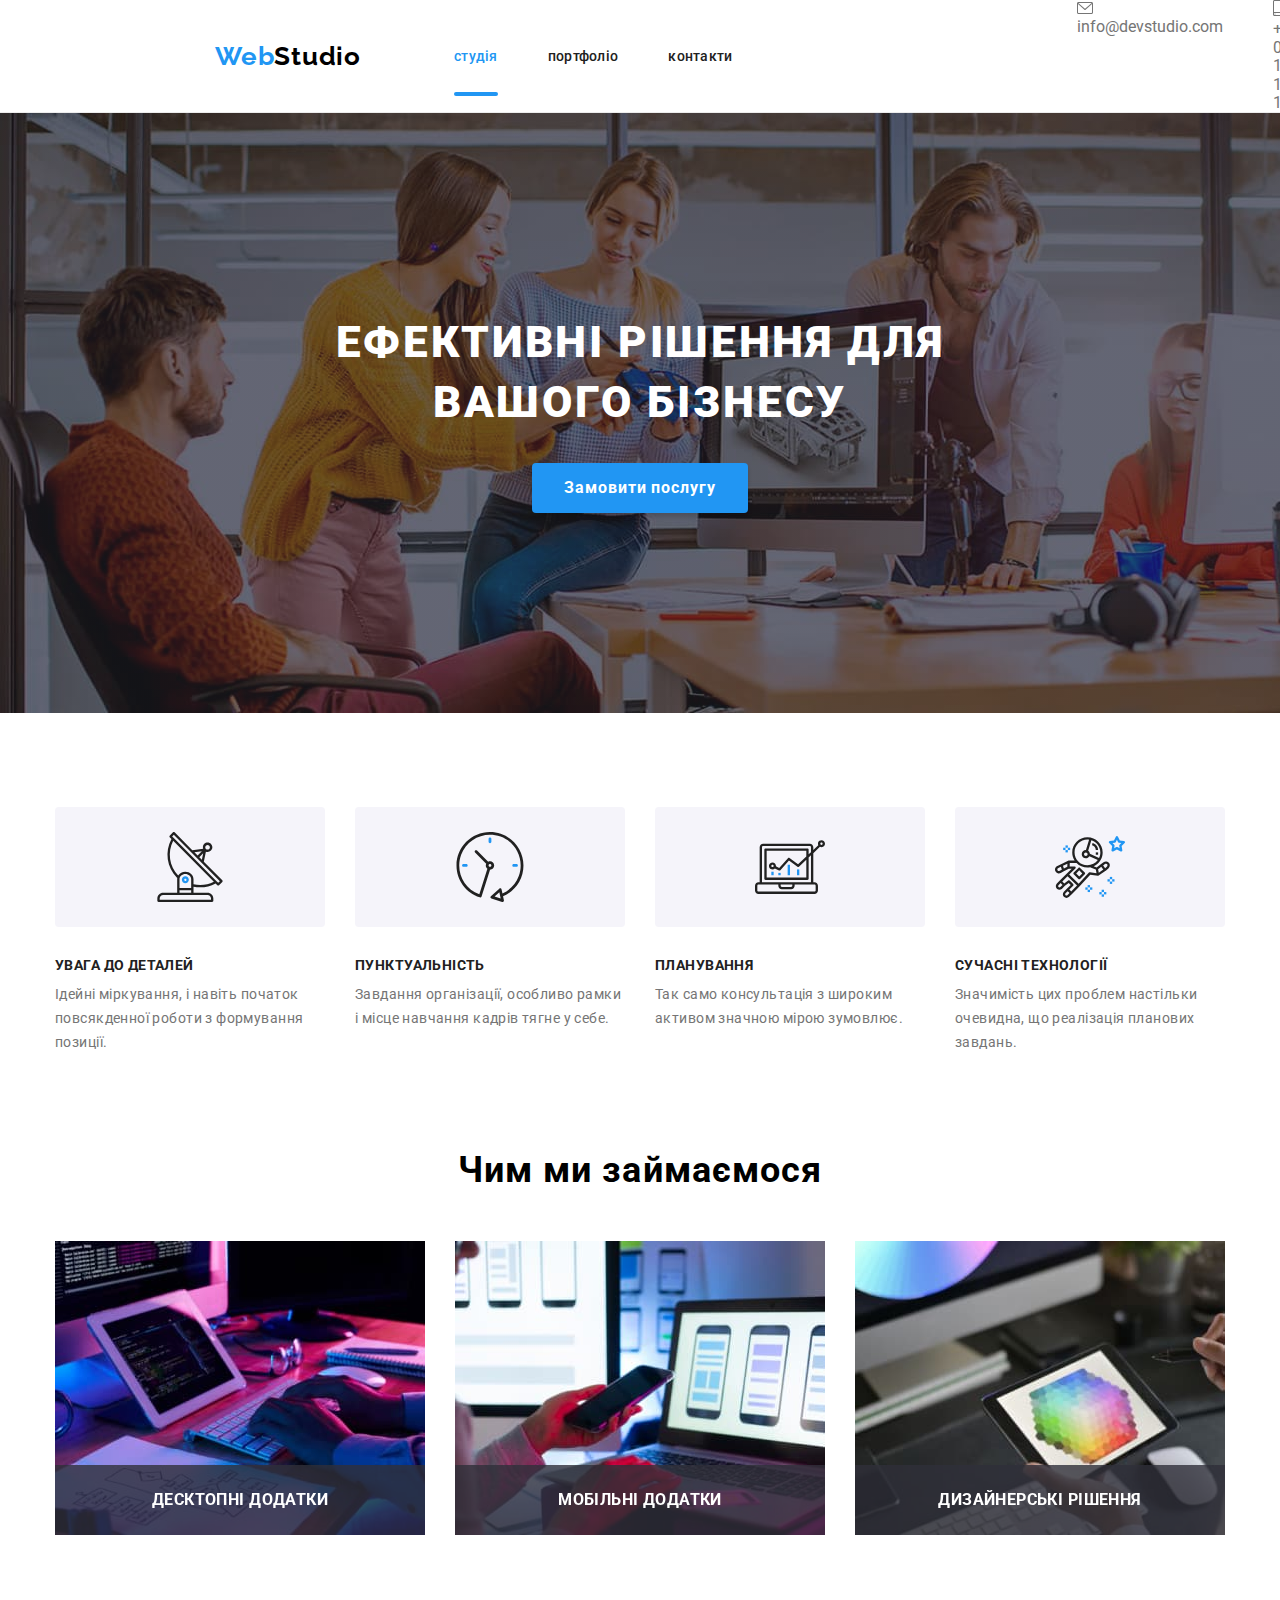
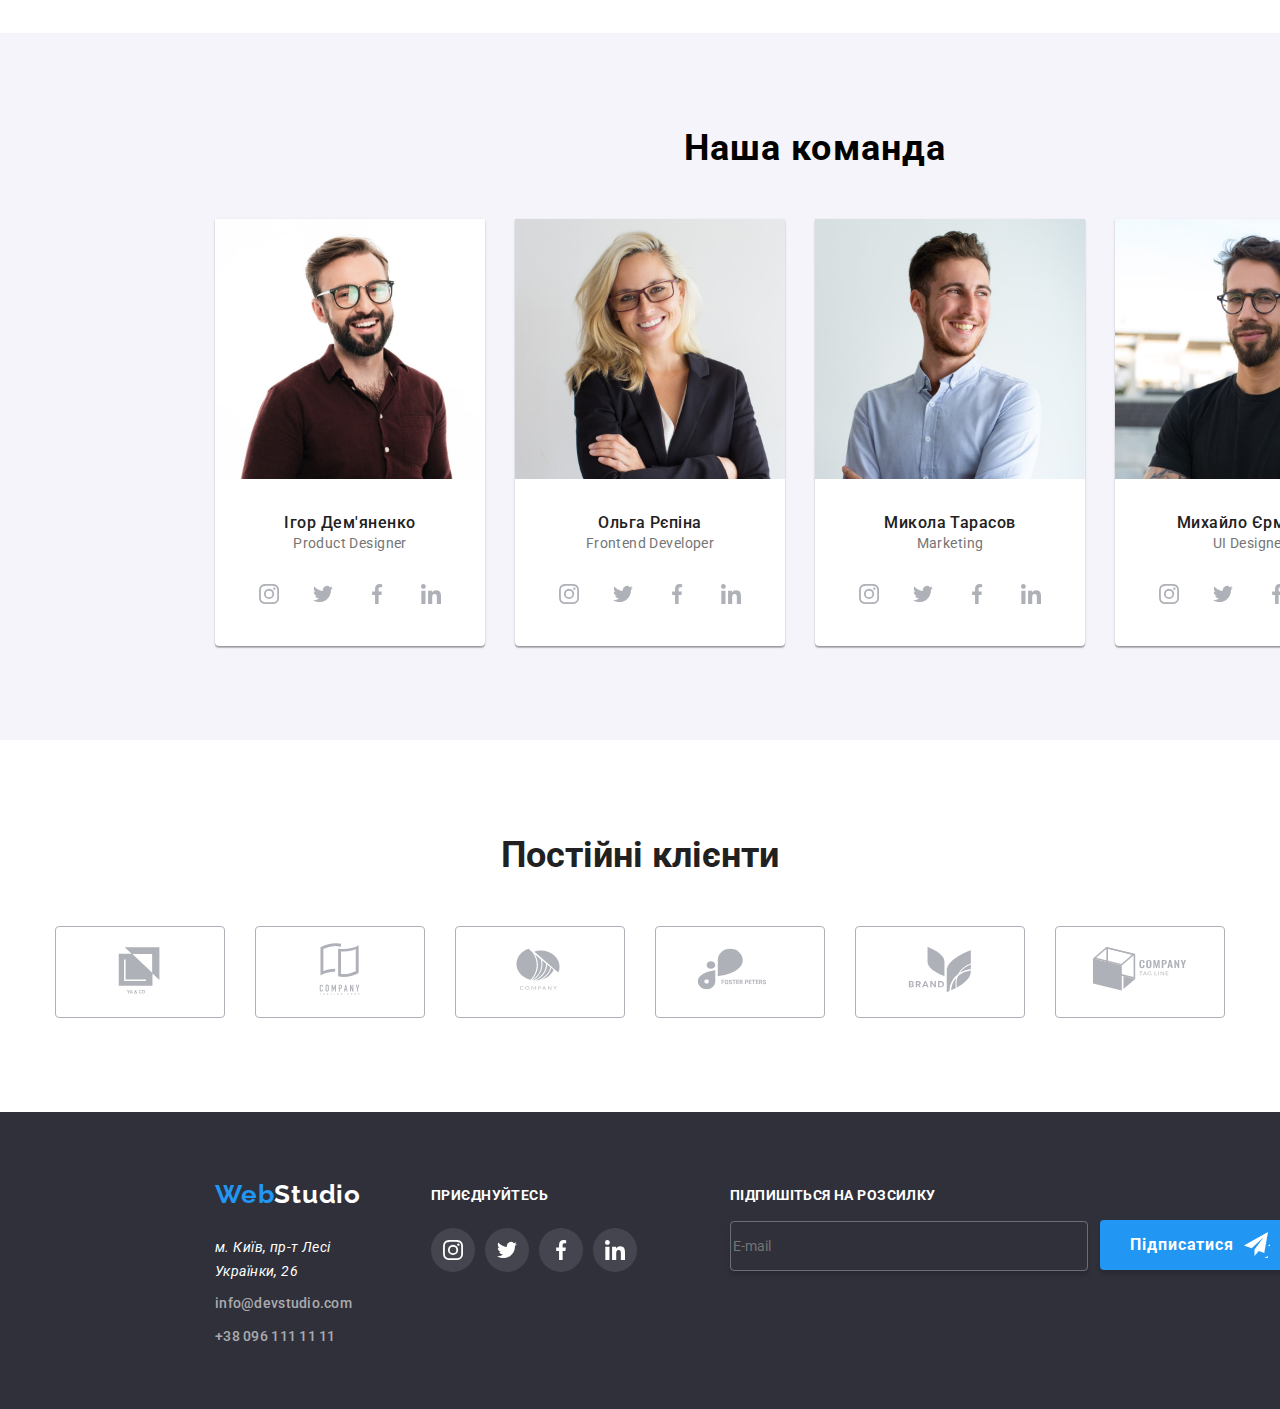
<file: index.html>
<!DOCTYPE html>
<html lang="uk">
  <head>
    <meta charset="UTF-8" />
    <meta name="viewport" content="width=device-width, initial-scale=1.0" />

    <title>WebStudio</title>
    <link
      href="https://fonts.googleapis.com/css2?family=Oleo+Script&family=Raleway:wght@700&family=Roboto:wght@400;500;700;900&display=swap"
      rel="stylesheet"
    />
    <link
      rel="stylesheet"
      href="https://cdnjs.cloudflare.com/ajax/libs/modern-normalize/1.0.0/modern-normalize.min.css"
    />
    <link rel="stylesheet" href="./css/main.min.css" />
  </head>

  <body>
    <header>
      <!-- навігація -->

      <nav class="wrapper-nav">
        <div class="container-nav">
          <a href="./index.html" class="logo"><span>Web</span>Studio</a>
          <ul class="site-nav list">
            <li class="item">
              <a href="./index.html" class="link current">студія</a>
            </li>
            <li class="item">
              <a href="./portfolio.html" class="link">портфоліо</a>
            </li>
            <li class="item">
              <a href="./contacts" class="link">контакти</a>
            </li>
          </ul>

          <ul class="contacts">
            <li class="item">
              <a href="mailto:info@devstudio.com" class="link"
                >info@devstudio.com</a
              >
            </li>
            <li class="item">
              <a href="tel:+380961111111" class="link">+38 096 111 11 11</a>
            </li>
          </ul>
        </div>
      </nav>
    </header>

    <main>
      <!-- герой -->

      <section class="hero">
        <div class="overlay">
          <h1 class="hero-title">Ефективні рішення для<br />вашого бізнесу</h1>

          <button class="btn-open" data-open-modal>Замовити послугу</button>
        </div>
        <div class="backdrop is-hidden" data-backdrop>
          <div class="modal">
            <button class="btn-close" data-close-modal>
              <svg>
                <use
                  href="./images/icons.svg/sprite-cloze.svg#icon-close-black"
                ></use>
              </svg>
            </button>

            <form class="form" autocomplete="off">
              <b class="form-text">Залиште свої дані, ми вам передзвонимо</b>

              <div class="form-field">
                <label for="name" class="form-label">Ім'я</label>
                <input class="form-input" type="text" name="name" id="name" />
                <svg class="form-icon">
                  <use href="./images/form SVG.svg#icon-person-black"></use>
                </svg>
              </div>

              <div class="form-field">
                <label for="tel" class="form-label">Телефон</label>
                <input class="form-input" type="tel" name="tel" id="tel" />
                <svg class="form-icon">
                  <use href="./images/form SVG.svg#icon-phone-black"></use>
                </svg>
              </div>

              <div class="form-field">
                <label for="mail" class="form-label">Пошта</label>
                <input
                  class="form-input"
                  type="email"
                  name="mail"
                  id="mail"
                  autocomplete="off"
                />
                <svg class="form-icon">
                  <use href="./images/form SVG.svg#icon-email-black"></use>
                </svg>
              </div>

              <div class="form-field-comment">
                <label for="comment" class="form-label">Коментар</label>
                <textarea
                  name="comment"
                  class="form-comment"
                  id="comment"
                  rows="8"
                  placeholder="Введіть текст"
                >
                </textarea>
              </div>

              <div class="form-field-policy">
                <input
                  type="checkbox"
                  class="form-checkbox"
                  name="policy"
                  id="policy"
                />
                <span class="check-icon"></span>
                <label for="policy" class="form-policy"
                  >Погоджуюся з розсилкою та приймаю
                  <span class="policy-text">Умови договору</span></label
                >
              </div>

              <button class="form-btn" type="submit">Відправити</button>
            </form>
          </div>
        </div>
      </section>

      <!-- особливості -->

      <section>
        <div class="peculiarities">
          <ul class="peculiarities-list">
            <li class="peculiarities-item">
              <div class="icon"></div>
              <h2 class="peculiarities-title">УВАГА ДО ДЕТАЛЕЙ</h2>
              <p class="text">
                Ідейні міркування, і навіть початок повсякденної роботи з
                формування позиції.
              </p>
            </li>
            <li class="peculiarities-item">
              <div class="icon"></div>
              <h2 class="peculiarities-title">ПУНКТУАЛЬНІСТЬ</h2>
              <p class="text">
                Завдання організації, особливо рамки і місце навчання кадрів
                тягне у себе.
              </p>
            </li>
            <li class="peculiarities-item">
              <div class="icon"></div>
              <h2 class="peculiarities-title">ПЛАНУВАННЯ</h2>
              <p class="text">
                Так само консультація з широким активом значною мірою зумовлює.
              </p>
            </li>
            <li class="peculiarities-item">
              <div class="icon"></div>
              <h2 class="peculiarities-title">СУЧАСНІ ТЕХНОЛОГІЇ</h2>
              <p class="text">
                Значимість цих проблем настільки очевидна, що реалізація
                планових завдань.
              </p>
            </li>
          </ul>
        </div>
      </section>

      <!-- чим ми займаємося -->

      <section>
        <div class="whatarewedoing">
          <h2 class="whatarewedoing-title">Чим ми займаємося</h2>
          <ul class="whatarewedoing-list">
            <li class="list-item">
              <div class="label">
                <h3 class="label-title">Десктопні додатки</h3>
              </div>
              <img src="./images/box1.jpg" alt="друкує" width="370" />
            </li>

            <li class="list-item">
              <div class="label">
                <h3 class="label-title">Мобільні додатки</h3>
              </div>
              <img
                src="./images/box2.jpg"
                alt="дивиться в смартфон"
                width="370"
              />
            </li>
            <li class="list-item">
              <div class="label">
                <h3 class="label-title">Дизайнерські рішення</h3>
              </div>
              <img
                src="./images/box3.jpg"
                alt="дивиться в планшет"
                width="370"
              />
            </li>
          </ul>
        </div>
      </section>

      <!-- наша команда -->

      <section class="team">
        <div class="ourteam">
          <h2 class="ourteam-title">Наша команда</h2>
          <ul class="ourteam-list">
            <li class="list-item">
              <a href="">
                <img
                  src="./images/team1.jpg"
                  alt="Ігор Дем'яненко"
                  width="270"
                />
                <h3 class="title">Ігор Дем'яненко</h3>
                <p class="text">Product Designer</p>
              </a>

              <ul class="social list">
                <li class="item">
                  <a href="" target="_blank" rel="aria-label">
                    <svg class="action-icon">
                      <use href="./images/sprite.svg#icon-instagram2"></use>
                    </svg>
                  </a>
                </li>

                <li class="item">
                  <a href="" target="_blank" rel="aria-label">
                    <svg class="action-icon">
                      <use href="./images/sprite.svg#icon-twitter1"></use>
                    </svg>
                  </a>
                </li>
                <li class="item">
                  <a href="" target="_blank" rel="aria-label">
                    <svg class="action-icon">
                      <use href="./images/sprite.svg#icon-facebook1"></use>
                    </svg>
                  </a>
                </li>
                <li class="item">
                  <a href="" target="_blank" rel="aria-label">
                    <svg class="action-icon">
                      <use href="./images/sprite.svg#icon-linkedin1"></use>
                    </svg>
                  </a>
                </li>
              </ul>
            </li>

            <li class="list-item">
              <a href="">
                <img src="./images/team2.jpg" alt="Ольга Рєпіна" width="270" />
                <h3 class="title">Ольга Рєпіна</h3>
                <p class="text">Frontend Developer</p>
              </a>

              <ul class="social list">
                <li class="item">
                  <a href="" target="_blank" rel="aria-label">
                    <svg class="action-icon">
                      <use href="./images/sprite.svg#icon-instagram2"></use>
                    </svg>
                  </a>
                </li>

                <li class="item">
                  <a href="" target="_blank" rel="aria-label">
                    <svg class="action-icon">
                      <use href="./images/sprite.svg#icon-twitter1"></use>
                    </svg>
                  </a>
                </li>
                <li class="item">
                  <a href="" target="_blank" rel="aria-label">
                    <svg class="action-icon">
                      <use href="./images/sprite.svg#icon-facebook1"></use>
                    </svg>
                  </a>
                </li>
                <li class="item">
                  <a href="" target="_blank" rel="aria-label">
                    <svg class="action-icon">
                      <use href="./images/sprite.svg#icon-linkedin1"></use>
                    </svg>
                  </a>
                </li>
              </ul>
            </li>

            <li class="list-item">
              <a href="">
                <img
                  src="./images/team3.jpg"
                  alt="Микола Тарасов"
                  width="270"
                />
                <h3 class="title">Микола Тарасов</h3>
                <p class="text">Marketing</p>
              </a>

              <ul class="social list">
                <li class="item">
                  <a href="" target="_blank" rel="aria-label">
                    <svg class="action-icon">
                      <use href="./images/sprite.svg#icon-instagram2"></use>
                    </svg>
                  </a>
                </li>

                <li class="item">
                  <a href="" target="_blank" rel="aria-label">
                    <svg class="action-icon">
                      <use href="./images/sprite.svg#icon-twitter1"></use>
                    </svg>
                  </a>
                </li>
                <li class="item">
                  <a href="" target="_blank" rel="aria-label">
                    <svg class="action-icon">
                      <use href="./images/sprite.svg#icon-facebook1"></use>
                    </svg>
                  </a>
                </li>
                <li class="item">
                  <a href="" target="_blank" rel="aria-label">
                    <svg class="action-icon">
                      <use href="./images/sprite.svg#icon-linkedin1"></use>
                    </svg>
                  </a>
                </li>
              </ul>
            </li>

            <li class="list-item">
              <a href="">
                <img
                  src="./images/team4.jpg"
                  alt="Михайло Єрмаков"
                  width="270"
                />
                <h3 class="title">Михайло Єрмаков</h3>
                <p class="text">UI Designer</p>
              </a>

              <ul class="social list">
                <li class="item">
                  <a href="" target="_blank" rel="aria-label">
                    <svg class="action-icon">
                      <use href="./images/sprite.svg#icon-instagram2"></use>
                    </svg>
                  </a>
                </li>

                <li class="item">
                  <a href="" target="_blank" rel="aria-label">
                    <svg class="action-icon">
                      <use href="./images/sprite.svg#icon-twitter1"></use>
                    </svg>
                  </a>
                </li>
                <li class="item">
                  <a href="" target="_blank" rel="aria-label">
                    <svg class="action-icon">
                      <use href="./images/sprite.svg#icon-facebook1"></use>
                    </svg>
                  </a>
                </li>
                <li class="item">
                  <a href="" target="_blank" rel="aria-label">
                    <svg class="action-icon">
                      <use href="./images/sprite.svg#icon-linkedin1"></use>
                    </svg>
                  </a>
                </li>
              </ul>
            </li>
          </ul>
        </div>
      </section>
    </main>

    <!-- постійні клієнти -->

    <section>
      <div class="clients">
        <h2 class="title">Постійні клієнти</h2>
        <ul class="clients list">
          <a href="" target="_blank" rel="aria-label"></a>
          <li class="clients-item">
            <a href="" target="_blank" rel="aria-label">
              <svg class="action-icon">
                <use href="./images/sprite2.svg#icon-Logo"></use>
              </svg>
            </a>
          </li>
          <li class="clients-item">
            <a href="" target="_blank" rel="aria-label">
              <svg class="action-icon">
                <use href="./images/sprite2.svg#icon-Logo2"></use>
              </svg>
            </a>
          </li>
          <li class="clients-item">
            <a href="" target="_blank" rel="aria-label">
              <svg class="action-icon">
                <use href="./images/sprite2.svg#icon-Logo3"></use>
              </svg>
            </a>
          </li>
          <li class="clients-item">
            <a href="" target="_blank" rel="aria-label">
              <svg class="action-icon">
                <use href="./images/sprite2.svg#icon-Logo4"></use>
              </svg>
            </a>
          </li>
          <li class="clients-item">
            <a href="" target="_blank" rel="aria-label">
              <svg class="action-icon">
                <use href="./images/sprite2.svg#icon-Logo5"></use>
              </svg>
            </a>
          </li>
          <li class="clients-item">
            <a href="" target="_blank" rel="aria-label">
              <svg class="action-icon">
                <use href="./images/sprite2.svg#icon-Logo6"></use>
              </svg>
            </a>
          </li>
        </ul>
      </div>
    </section>

    <!-- футер -->

    <footer class="page-footer">
      <address>
        <a href="./index.html" class="logo"><span>Web</span>Studio</a>
        <ul class="adress list">
          <li class="item">
            <p class="kiev">м. Київ, пр-т Лесі Українки, 26</p>
          </li>
          <li class="item">
            <a href="mailto:info@devstudio.com" class="mail"
              >info@devstudio.com</a
            >
          </li>
          <li class="item">
            <a href="tel:+380961111111" class="tel">+38 096 111 11 11</a>
          </li>
        </ul>
      </address>

      <div class="social-footer">
        <h3 class="title">приєднуйтесь</h3>
        <ul class="footer-social">
          <li class="item">
            <a href="" target="_blank" rel="aria-label">
              <svg class="action-icon">
                <use href="./images/sprite.svg#icon-instagram2"></use>
              </svg>
            </a>
          </li>
          <li class="item">
            <a href="" target="_blank" rel="aria-label">
              <svg class="action-icon">
                <use href="./images/sprite.svg#icon-twitter1"></use>
              </svg>
            </a>
          </li>
          <li class="item">
            <a href="" target="_blank" rel="aria-label">
              <svg class="action-icon">
                <use href="./images/sprite.svg#icon-facebook1"></use>
              </svg>
            </a>
          </li>
          <li class="item">
            <a href="" target="_blank" rel="aria-label">
              <svg class="action-icon">
                <use href="./images/sprite.svg#icon-linkedin1"></use>
              </svg>
            </a>
          </li>
        </ul>
      </div>

      <!--                       ФУТЕР ФОРМА                  -->

      <div class="form-footer">
        <b class="footer-text">Підпишіться на розсилку</b>
        <label for="mail" class="footer-label"></label>
        <input
          class="footer-input"
          type="email"
          name="mail"
          id="mail"
          placeholder="E-mail"
          autocomplete="off"
        />
      </div>
      <button class="footer-btn" type="submit">Підписатися</button>
    </footer>

    <script>
      const refs = {
        openModalBtn: document.querySelector("[data-open-modal]"),
        closeModalBtn: document.querySelector("[data-close-modal]"),
        backdrop: document.querySelector("[data-backdrop]"),
      };
      refs.openModalBtn.addEventListener("click", toggleModal);
      refs.closeModalBtn.addEventListener("click", toggleModal);

      refs.backdrop.addEventListener("click", logBackdropClick);

      function toggleModal() {
        refs.backdrop.classList.toggle("is-hidden");
      }
      function logBackdropClick() {
        console.log("это клик в бекдроп");
      }
    </script>
  </body>
</html>
</file>
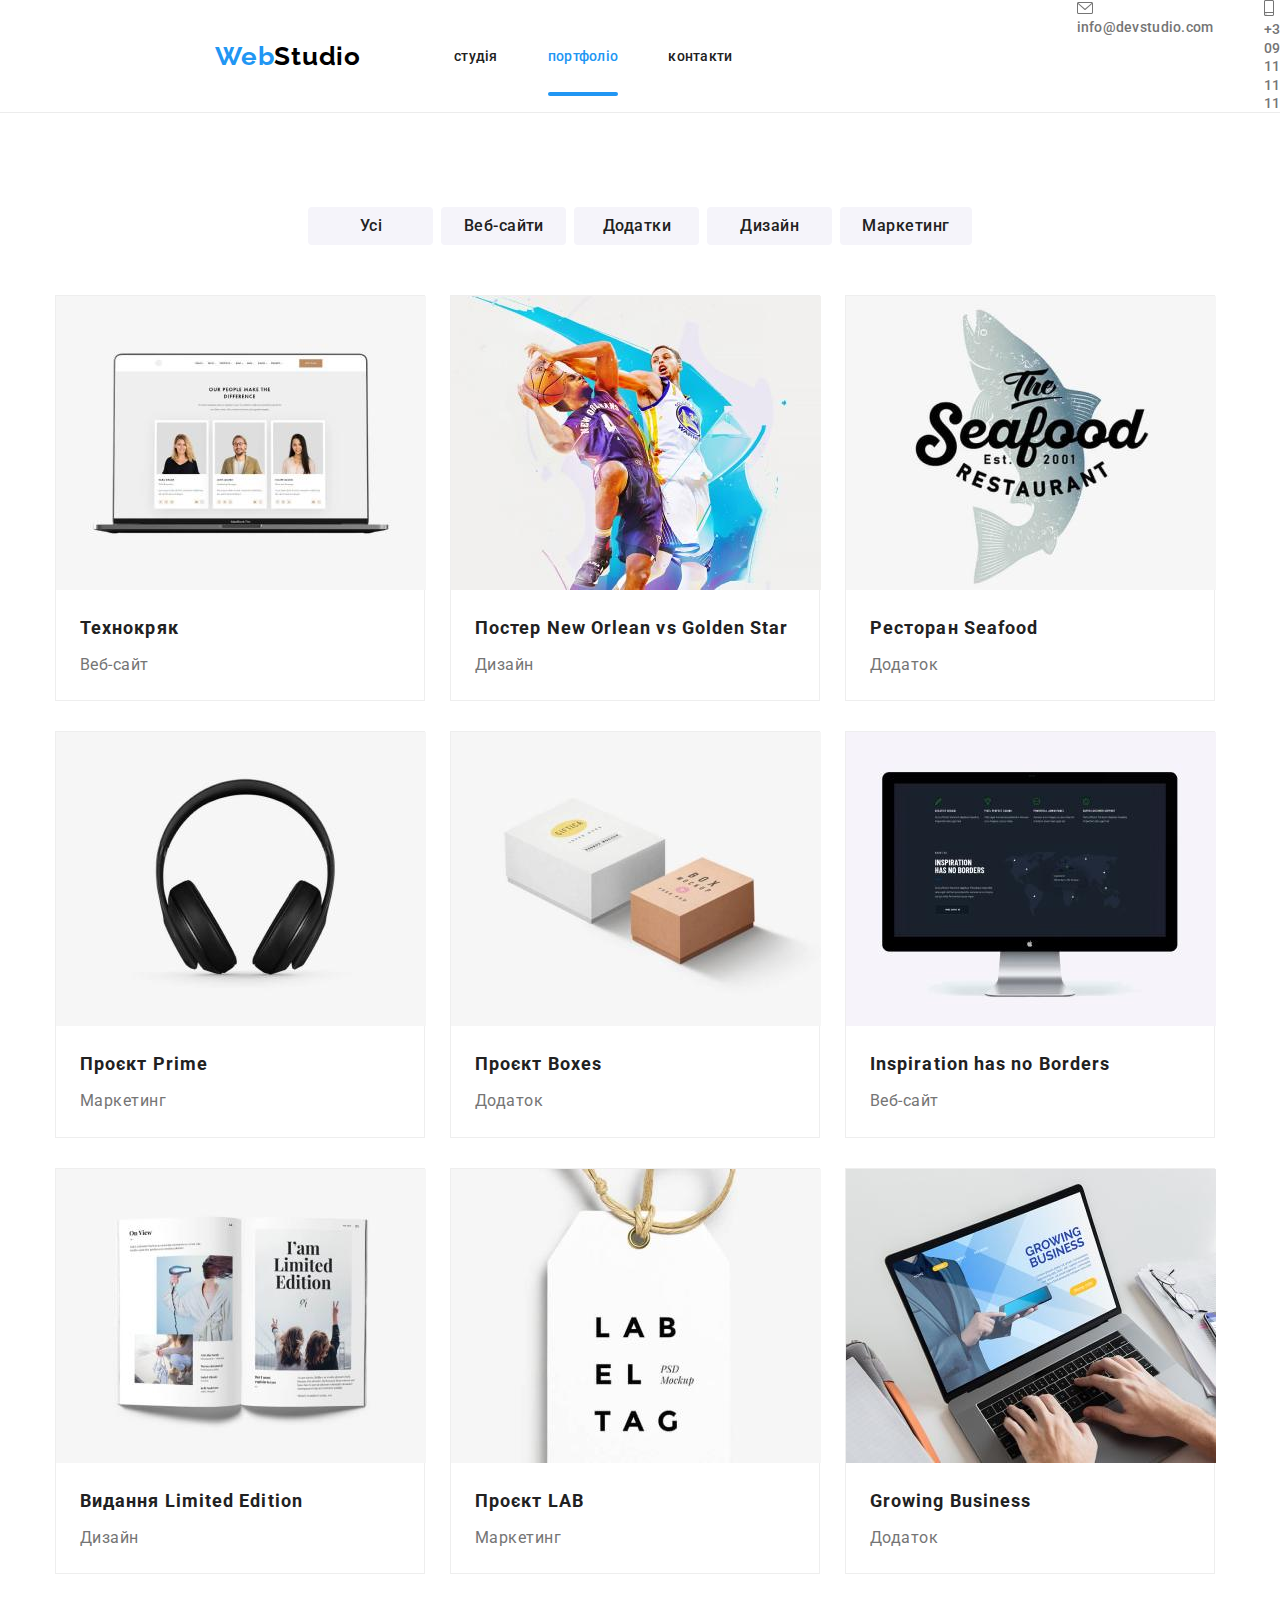
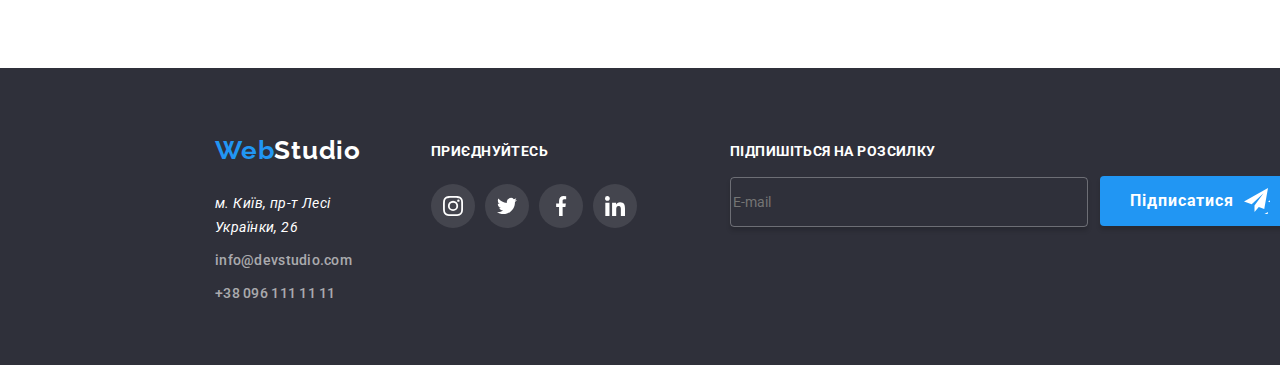
<file: portfolio.html>
<!DOCTYPE html>
<html lang="uk">
  <head>
    <meta charset="UTF-8" />
    <meta name="viewport" content="width=device-width, initial-scale=1.0" />

    <title>WebStudio</title>
    <link
      href="https://fonts.googleapis.com/css2?family=Oleo+Script&family=Raleway:wght@700&family=Roboto:wght@400;500;700;900&display=swap"
      rel="stylesheet"
    />
    <link
      rel="stylesheet"
      href="https://cdnjs.cloudflare.com/ajax/libs/modern-normalize/1.0.0/modern-normalize.min.css"
    />
    <link rel="stylesheet" href="./css/main.min.css" />
  </head>

  <body>
    <header>
      <!-- навігація -->

      <nav class="wrapper-nav">
        <div class="container-nav">
          <a href="./index.html" class="logo"><span>Web</span>Studio</a>
          <ul class="site-nav list">
            <li class="item">
              <a href="./index.html" class="link">студія</a>
            </li>
            <li class="item">
              <a href="./portfolio.html" class="link current">портфоліо</a>
            </li>
            <li class="item">
              <a href="./contacts" class="link">контакти</a>
            </li>
          </ul>

          <ul class="contacts list">
            <li class="item">
              <a href="mailto:info@devstudio.com" class="link"
                >info@devstudio.com</a
              >
            </li>
            <li class="item">
              <a href="tel:+380961111111" class="link">+38 096 111 11 11</a>
            </li>
          </ul>
        </div>
      </nav>
    </header>
    <main>
      <!-- фільтр -->

      <section class="filter">
        <div class="container-filter">
          <ul class="filter-list">
            <li class="item">
              <button class="btn" type="button">Усі</button>
            </li>
            <li class="item">
              <button class="btn" type="button">Веб-сайти</button>
            </li>
            <li class="item">
              <button class="btn" type="button">Додатки</button>
            </li>
            <li class="item">
              <button class="btn" type="button">Дизайн</button>
            </li>
            <li class="item">
              <button class="btn" type="button">Маркетинг</button>
            </li>
          </ul>
        </div>
      </section>

      <!-- посилання -->

      <section class="links">
        <div class="container-links">
          <ul class="list-links">
            <li class="item">
              <a class="project" href="">
                <div class="overlay-links">
                  <img
                    class="image-link"
                    src="./images/portfolio1.jpg"
                    alt="Технокряк"
                    width="370"
                  />
                  <p class="text-overlay">
                    Ресурс пропонує комплексні пропозиції з різним рівнем
                    функціоналу та сервісів. Все це дозволить відвідувачу
                    отримати вичерпні відомості про компанію чи приватну особу.
                  </p>
                </div>
                <div class="box">
                  <h3 class="title">Технокряк</h3>
                  <p class="text">Веб-сайт</p>
                </div>
              </a>
            </li>

            <li class="item">
              <a class="project" href="">
                <div class="overlay-links">
                  <img
                    class="image-link"
                    src="./images/portfolio2.jpg"
                    alt="Постер New Orlean vs Golden Star"
                    width="370"
                  />
                  <p class="text-overlay">
                    Ресурс пропонує комплексні пропозиції з різним рівнем
                    функціоналу та сервісів. Все це дозволить відвідувачу
                    отримати вичерпні відомості про компанію чи приватну особу.
                  </p>
                </div>
                <div class="box">
                  <h3 class="title">Постер New Orlean vs Golden Star</h3>
                  <p class="text">Дизайн</p>
                </div>
              </a>
            </li>

            <li class="item">
              <a class="project" href="">
                <div class="overlay-links">
                  <img
                    class="image-link"
                    src="./images/portfolio3.jpg"
                    alt="Ресторан Seafood"
                    width="370"
                  />
                  <p class="text-overlay">
                    Ресурс пропонує комплексні пропозиції з різним рівнем
                    функціоналу та сервісів. Все це дозволить відвідувачу
                    отримати вичерпні відомості про компанію чи приватну особу.
                  </p>
                </div>
                <div class="box">
                  <h3 class="title">Ресторан Seafood</h3>
                  <p class="text">Додаток</p>
                </div>
              </a>
            </li>

            <li class="item">
              <a class="project" href="">
                <div class="overlay-links">
                  <img
                    class="image-link"
                    src="./images/portfolio4.jpg"
                    alt="Проєкт Prime"
                    width="370"
                  />
                  <p class="text-overlay">
                    Ресурс пропонує комплексні пропозиції з різним рівнем
                    функціоналу та сервісів. Все це дозволить відвідувачу
                    отримати вичерпні відомості про компанію чи приватну особу.
                  </p>
                </div>
                <div class="box">
                  <h3 class="title">Проєкт Prime</h3>
                  <p class="text">Маркетинг</p>
                </div>
              </a>
            </li>

            <li class="item">
              <a class="project" href="">
                <div class="overlay-links">
                  <img
                    class="image-link"
                    src="./images/portfolio5.jpg"
                    alt="Проєкт Boxes"
                    width="370"
                  />
                  <p class="text-overlay">
                    Ресурс пропонує комплексні пропозиції з різним рівнем
                    функціоналу та сервісів. Все це дозволить відвідувачу
                    отримати вичерпні відомості про компанію чи приватну особу.
                  </p>
                </div>
                <div class="box">
                  <h3 class="title">Проєкт Boxes</h3>
                  <p class="text">Додаток</p>
                </div>
              </a>
            </li>

            <li class="item">
              <a class="project" href="">
                <div class="overlay-links">
                  <img
                    class="image-link"
                    src="./images/portfolio6.jpg"
                    alt="Inspiration has no Borders"
                    width="370"
                  />
                  <p class="text-overlay">
                    Ресурс пропонує комплексні пропозиції з різним рівнем
                    функціоналу та сервісів. Все це дозволить відвідувачу
                    отримати вичерпні відомості про компанію чи приватну особу.
                  </p>
                </div>
                <div class="box">
                  <h3 class="title">Inspiration has no Borders</h3>
                  <p class="text">Веб-сайт</p>
                </div>
              </a>
            </li>

            <li class="item">
              <a class="project" href="">
                <div class="overlay-links">
                  <img
                    class="image-link"
                    src="./images/portfolio7.jpg"
                    alt="Видання Limited Edition"
                    width="370"
                  />
                  <p class="text-overlay">
                    Ресурс пропонує комплексні пропозиції з різним рівнем
                    функціоналу та сервісів. Все це дозволить відвідувачу
                    отримати вичерпні відомості про компанію чи приватну особу.
                  </p>
                </div>
                <div class="box">
                  <h3 class="title">Видання Limited Edition</h3>
                  <p class="text">Дизайн</p>
                </div>
              </a>
            </li>

            <li class="item">
              <a class="project" href="">
                <div class="overlay-links">
                  <img
                    class="image-link"
                    src="./images/portfolio8.jpg"
                    alt="Проєкт LAB"
                    width="370"
                  />
                  <p class="text-overlay">
                    Ресурс пропонує комплексні пропозиції з різним рівнем
                    функціоналу та сервісів. Все це дозволить відвідувачу
                    отримати вичерпні відомості про компанію чи приватну особу.
                  </p>
                </div>
                <div class="box">
                  <h3 class="title">Проєкт LAB</h3>
                  <p class="text">Маркетинг</p>
                </div>
              </a>
            </li>

            <li class="item">
              <a class="project" href="">
                <div class="overlay-links">
                  <img
                    class="image-link"
                    src="./images/portfolio9.jpg"
                    alt="Growing Business"
                    width="370"
                  />
                  <p class="text-overlay">
                    Ресурс пропонує комплексні пропозиції з різним рівнем
                    функціоналу та сервісів. Все це дозволить відвідувачу
                    отримати вичерпні відомості про компанію чи приватну особу.
                  </p>
                </div>
                <div class="box">
                  <h3 class="title">Growing Business</h3>
                  <p class="text">Додаток</p>
                </div>
              </a>
            </li>
          </ul>
        </div>
      </section>
    </main>

    <!-- футер -->

    <footer class="page-footer">
      <address>
        <a href="./index.html" class="logo"><span>Web</span>Studio</a>
        <ul class="adress list">
          <li class="item">
            <p class="kiev">м. Київ, пр-т Лесі Українки, 26</p>
          </li>
          <li class="item">
            <a href="mailto:info@devstudio.com" class="mail"
              >info@devstudio.com</a
            >
          </li>
          <li class="item">
            <a href="tel:+380961111111" class="tel">+38 096 111 11 11</a>
          </li>
        </ul>
      </address>

      <div class="social-footer">
        <h3 class="title">приєднуйтесь</h3>
        <ul class="footer-social">
          <li class="item">
            <a href="" target="_blank" rel="aria-label">
              <svg class="action-icon">
                <use href="./images/sprite.svg#icon-instagram2"></use>
              </svg>
            </a>
          </li>
          <li class="item">
            <a href="" target="_blank" rel="aria-label">
              <svg class="action-icon">
                <use href="./images/sprite.svg#icon-twitter1"></use>
              </svg>
            </a>
          </li>
          <li class="item">
            <a href="" target="_blank" rel="aria-label">
              <svg class="action-icon">
                <use href="./images/sprite.svg#icon-facebook1"></use>
              </svg>
            </a>
          </li>
          <li class="item">
            <a href="" target="_blank" rel="aria-label">
              <svg class="action-icon">
                <use href="./images/sprite.svg#icon-linkedin1"></use>
              </svg>
            </a>
          </li>
        </ul>
      </div>

      <!--                       ФУТЕР ФОРМА                  -->

      <div class="form-footer">
        <b class="footer-text">Підпишіться на розсилку</b>
        <label for="mail" class="footer-label"></label>
        <input
          class="footer-input"
          type="email"
          name="mail"
          id="mail"
          placeholder="E-mail"
          autocomplete="off"
        />
      </div>
      <button class="footer-btn" type="submit">Підписатися</button>
    </footer>
  </body>
</html>
</file>
<file: css/main.min.css>
.wrapper-nav .logo{padding-left:215px;color:#000;font-family:"Raleway",sans-serif;font-style:normal;font-weight:700;font-size:26px;line-height:normal;letter-spacing:.78px;text-decoration:none}span{color:#2196f3;font-family:"Raleway",sans-serif;font-style:normal;font-weight:700;font-size:26px;line-height:normal;letter-spacing:.78px}.page-footer .logo{display:block;margin-top:60px;margin-bottom:20px;padding-left:215px;color:#fff;font-family:"Raleway",sans-serif;font-weight:700;font-size:26px;font-style:normal;text-decoration:none;letter-spacing:.78px}body{max-width:1600px;text-decoration:none;font-family:"Roboto"}.wrapper-nav{border-bottom:1px solid #ececec}.list,.contacts,.footer,.filter-list,.ourteam-list,.peculiarities-list,.whatarewedoing-list{padding:0;margin:0;list-style-type:none}.peculiarities-title{color:#212121}.text{color:#757575;font-size:14px;font-weight:400;line-height:1.7;letter-spacing:.42px}.container-nav{display:-webkit-box;display:-ms-flexbox;display:flex;-webkit-box-align:center;-ms-flex-align:center;align-items:center}.site-nav{display:-webkit-box;display:-ms-flexbox;display:flex;margin-left:93px}.site-nav .item+.item{margin-left:50px}.site-nav .item:last-child{margin-right:0}.site-nav .link{display:block;position:relative;padding-top:32px;padding-bottom:32px}.site-nav .link::after{content:"";position:absolute;left:0;bottom:0;display:block;width:100%;height:4px;border-radius:2px;opacity:0;-webkit-transition:opacity 250ms cubic-bezier(0.4, 0, 0.2, 1);transition:opacity 250ms cubic-bezier(0.4, 0, 0.2, 1);background-color:#2196f3}.site-nav .link:hover::after,.site-nav .link:focus::after{opacity:1}.wrapper-nav .list a.link.current{color:#2196f3}a.link.current::after{color:#2196f3;opacity:1}.list a{color:#212121;font-size:14px;font-weight:500;letter-spacing:.28px;line-height:normal;word-wrap:break-word;font-style:normal;text-decoration:none}.contacts{display:-webkit-box;display:-ms-flexbox;display:flex;padding-left:344px}.contacts .link{padding-top:32px;padding-bottom:32px;text-decoration:none;color:#757575}.contacts .item:nth-child(1)::before{content:"";display:-webkit-inline-box;display:-ms-inline-flexbox;display:inline-flex;width:16px;height:12px;background-position:center;margin-right:10px;background-image:url(../images/envelope\ .svg);-webkit-transition:250ms cubic-bezier(0.4, 0, 0.2, 1);transition:250ms cubic-bezier(0.4, 0, 0.2, 1)}.contacts .item:nth-child(2)::before{content:"";display:-webkit-inline-box;display:-ms-inline-flexbox;display:inline-flex;width:10px;height:16px;background-position:center;margin-right:10px;background-image:url(../images/smartphone.svg);-webkit-transition:250ms cubic-bezier(0.4, 0, 0.2, 1);transition:250ms cubic-bezier(0.4, 0, 0.2, 1)}.contacts .item:nth-child(1):hover::before,.contacts .item:nth-child(1):focus::before{background-image:url(../images/envelope2.svg);-webkit-transform:perspective(400px) rotateY(30deg) rotateX(30deg) rotateZ(30deg);transform:perspective(400px) rotateY(30deg) rotateX(30deg) rotateZ(30deg)}.contacts .item:nth-child(1):hover::before,.contacts .item:nth-child(1):focus::before{background-image:url(../images/envelope2.svg);-webkit-transform:perspective(400px) rotateY(30deg) rotateX(30deg) rotateZ(30deg);transform:perspective(400px) rotateY(30deg) rotateX(30deg) rotateZ(30deg)}.contacts .item:nth-child(2):hover::before,.contacts .item:nth-child(2):focus::before{background-image:url(../images/smartphone2.svg);-webkit-transform:perspective(400px) rotateY(30deg) rotateX(30deg) rotateZ(30deg);transform:perspective(400px) rotateY(30deg) rotateX(30deg) rotateZ(30deg)}.contacts .item+.item{margin-left:50px}.contacts .item:last-child{margin-right:0}.wrapper-nav .link{-webkit-transition:250ms cubic-bezier(0.4, 0, 0.2, 1);transition:250ms cubic-bezier(0.4, 0, 0.2, 1)}.wrapper-nav .link:hover,.wrapper-nav .link:focus{color:#2196f3}.wrapper-nav .logo:hover,.wrapper-nav .logo:focus{color:#2196f3}.mail a:hover,.mail a:focus{color:#2196f3}.tel a:hover,.tel a :focus{color:#2196f3}.page-footer{display:-webkit-box;display:-ms-flexbox;display:flex;background-color:#2f303a;font-size:14px;font-weight:400;line-height:1.7;letter-spacing:.42px}.adress.list{display:-webkit-box;display:-ms-flexbox;display:flex;-webkit-box-orient:vertical;-webkit-box-direction:normal;-ms-flex-direction:column;flex-direction:column;justify-items:center;margin-bottom:60px;padding-left:215px}.adress .item+.item{margin-top:9px}.list .mail,.list .tel{color:rgba(255,255,255,.6);text-decoration:none}.kiev{padding:0;margin:0;color:#fff}.adress a:hover,.adress a:focus,.page-footer a:hover{color:#2196f3;-webkit-transition:250ms cubic-bezier(0.4, 0, 0.2, 1);transition:250ms cubic-bezier(0.4, 0, 0.2, 1)}.social-footer{display:inline-block;margin-top:72px;margin-left:70px;color:#fff}.social-footer .title{margin:0;padding-bottom:20px;color:#fff;font-size:14px;font-weight:700;letter-spacing:.42px;text-transform:uppercase}.footer-social{display:-webkit-inline-box;display:-ms-inline-flexbox;display:inline-flex;margin:0;padding:0}.footer-social .item{display:-webkit-inline-box;display:-ms-inline-flexbox;display:inline-flex;-webkit-box-pack:center;-ms-flex-pack:center;justify-content:center;-webkit-box-align:center;-ms-flex-align:center;align-items:center;background-color:rgba(255,255,255,.1);margin-right:10px;width:44px;height:44px;border-radius:50%}.footer-social .item:last-child{margin-right:0}.footer-social .item a{display:-webkit-inline-box;display:-ms-inline-flexbox;display:inline-flex;width:20px;height:20px;margin:12px;background-position:center;background-size:contain;background-repeat:no-repeat}.footer-social .action-icon{fill:#fff}.footer-social .item:hover,.footer-social .item:focus{background-color:#2196f3;-webkit-transition:250ms cubic-bezier(0.4, 0, 0.2, 1);transition:250ms cubic-bezier(0.4, 0, 0.2, 1);-webkit-transform:perspective(400px) rotateY(30deg) rotateX(30deg) rotateZ(30deg);transform:perspective(400px) rotateY(30deg) rotateX(30deg) rotateZ(30deg)}.form-footer{display:-webkit-box;display:-ms-flexbox;display:flex;-webkit-box-orient:vertical;-webkit-box-direction:normal;-ms-flex-direction:column;flex-direction:column;margin:0;margin-left:93px;margin-top:72px;padding:0}.footer-text{padding-bottom:13px;color:#fff;font-size:14px;font-weight:700;letter-spacing:.42px;text-transform:uppercase}.footer-input{display:inline-block;width:358px;height:50px;border-radius:4px;border:1px solid rgba(255,255,255,.3);background-color:rgba(33,150,243,0);-webkit-box-shadow:0px 4px 4px 0px rgba(0,0,0,.15);box-shadow:0px 4px 4px 0px rgba(0,0,0,.15);outline:none}.footer-input:focus,.footer-input:hover{outline:#2196f3;border-color:#2196f3;-webkit-transform:250ms cubic-bezier(0.4, 0, 0.2, 1);transform:250ms cubic-bezier(0.4, 0, 0.2, 1)}.footer-btn{margin-top:108px;margin-left:12px;padding:10px 28px;display:-webkit-inline-box;display:-ms-inline-flexbox;display:inline-flex;-webkit-box-pack:center;-ms-flex-pack:center;justify-content:center;-webkit-box-align:center;-ms-flex-align:center;align-items:center;min-width:200px;height:50px;border:none;border-radius:4px;background:#2196f3;-webkit-box-shadow:0px 4px 4px 0px rgba(0,0,0,.15);box-shadow:0px 4px 4px 0px rgba(0,0,0,.15);color:#fff;text-align:center;font-size:16px;font-weight:700;line-height:1.9;letter-spacing:.96px;-webkit-transition:background-color 250ms cubic-bezier(0.4, 0, 0.2, 1);transition:background-color 250ms cubic-bezier(0.4, 0, 0.2, 1)}.footer-btn::after{content:"";display:inline-block;width:24px;height:24px;padding:13px;margin-left:10px;background-image:url(../images/icon\ send.svg)}.footer-btn:focus,.footer-btn:hover{background-color:#188ce8;-webkit-transform:250ms cubic-bezier(0.4, 0, 0.2, 1);transform:250ms cubic-bezier(0.4, 0, 0.2, 1)}.hero{background-color:#c4c4c4;text-align:center}.hero .hero-title{padding-top:200px;margin-top:0;margin-bottom:30px;color:#fff;font-size:44px;font-weight:900;text-transform:uppercase;line-height:1.36;letter-spacing:2.64px;word-wrap:break-word}.overlay{max-width:1600px;height:600px;margin-left:auto;margin-right:auto;background-image:-webkit-gradient(linear, left top, right top, from(rgba(47, 48, 58, 0.4)), to(rgba(47, 48, 58, 0.4))),url(../images/background-img.jpg);background-image:linear-gradient(to right, rgba(47, 48, 58, 0.4), rgba(47, 48, 58, 0.4)),url(../images/background-img.jpg)}.btn-open{padding:10px 32px;border:none;border-radius:4px;-webkit-box-shadow:0px 4px 4px 0px rgba(0,0,0,.15);box-shadow:0px 4px 4px 0px rgba(0,0,0,.15);background-color:#2196f3;color:#fff;text-align:center;font-size:16px;font-weight:700;line-height:1.9;letter-spacing:.96px}.btn-close{position:absolute;top:8px;right:8px;display:-webkit-inline-box;display:-ms-inline-flexbox;display:inline-flex;-webkit-box-pack:center;-ms-flex-pack:center;justify-content:center;-webkit-box-align:center;-ms-flex-align:center;align-items:center;width:30px;height:30px;border:1px solid rgba(0,0,0,.1);border-radius:50%;cursor:pointer;background-color:#fff}.btn-close:focus,.btn-close:hover{fill:#2196f3}.backdrop{position:fixed;top:0;left:0;width:100%;height:100%;background-color:rgba(0,0,0,.2);opacity:1;-webkit-transition:opacity 500ms cubic-bezier(0.4, 0, 0.2, 1);transition:opacity 500ms cubic-bezier(0.4, 0, 0.2, 1)}.backdrop.is-hidden{opacity:0;pointer-events:none}.backdrop.is-hidden .modal{-webkit-transform:translate(-50%, -50%) scale(0);transform:translate(-50%, -50%) scale(0)}.modal{position:absolute;top:50%;left:50%;-webkit-transform:translate(-50%, -50%);transform:translate(-50%, -50%);width:528px;height:581px;border-radius:4px;-webkit-box-shadow:0px 2px 1px 0px rgba(0,0,0,.2),0px 1px 1px 0px rgba(0,0,0,.14),0px 1px 3px 0px rgba(0,0,0,.12);box-shadow:0px 2px 1px 0px rgba(0,0,0,.2),0px 1px 1px 0px rgba(0,0,0,.14),0px 1px 3px 0px rgba(0,0,0,.12);background:#fff;-webkit-transform:translate(-50%, -50%) scale(1);transform:translate(-50%, -50%) scale(1);-webkit-transition:-webkit-transform 250ms cubic-bezier(0.4, 0, 0.2, 1);transition:-webkit-transform 250ms cubic-bezier(0.4, 0, 0.2, 1);transition:transform 250ms cubic-bezier(0.4, 0, 0.2, 1);transition:transform 250ms cubic-bezier(0.4, 0, 0.2, 1), -webkit-transform 250ms cubic-bezier(0.4, 0, 0.2, 1)}form{position:relative;width:528px;height:581px;margin-left:auto;margin-right:auto;margin-top:40px}.form-text{display:block;margin-bottom:30px;color:#212121;font-size:20px;font-weight:700;letter-spacing:.6px}.form-field{position:relative;display:-webkit-box;display:-ms-flexbox;display:flex;-webkit-box-orient:vertical;-webkit-box-direction:normal;-ms-flex-direction:column;flex-direction:column;width:448px;margin-left:40px;padding-bottom:28px}.form-field:focus-within>.form-icon,.form-field:hover>.form-icon{fill:#2196f3;-webkit-transform:250ms cubic-bezier(0.4, 0, 0.2, 1);transform:250ms cubic-bezier(0.4, 0, 0.2, 1)}.form-label{position:absolute;bottom:100%;display:block;margin-bottom:4px;color:#757575;font-size:12px;font-weight:400;letter-spacing:.12px}.form-input{width:100%;margin:0;padding:10px 30px;border:none;border-radius:4px;border:1px solid rgba(33,33,33,.2);outline:none;-webkit-transition:border-color 250ms cubic-bezier(0.4, 0, 0.2, 1);transition:border-color 250ms cubic-bezier(0.4, 0, 0.2, 1)}.form-input:focus,.form-input:hover{outline:#2196f3;border-color:#2196f3;-webkit-transform:250ms cubic-bezier(0.4, 0, 0.2, 1);transform:250ms cubic-bezier(0.4, 0, 0.2, 1)}.form-field-comment{position:relative;display:-webkit-box;display:-ms-flexbox;display:flex;-webkit-box-orient:vertical;-webkit-box-direction:normal;-ms-flex-direction:column;flex-direction:column;width:448px;margin-left:40px;padding-bottom:20px}.form-comment{display:-webkit-box;display:-ms-flexbox;display:flex;-webkit-box-orient:vertical;-webkit-box-direction:normal;-ms-flex-direction:column;flex-direction:column;width:448px;height:120px;margin-left:40px;padding:12px 16px;margin:0;margin-bottom:0;border-radius:4px;border:1px solid rgba(33,33,33,.2);outline:none;-webkit-transition:border-color 250ms cubic-bezier(0.4, 0, 0.2, 1);transition:border-color 250ms cubic-bezier(0.4, 0, 0.2, 1)}.form-comment::-webkit-input-placeholder{position:absolute;top:10%;color:rgba(117,117,117,.5);font-size:12px;font-weight:400;letter-spacing:.12px}.form-comment::-moz-placeholder{position:absolute;top:10%;color:rgba(117,117,117,.5);font-size:12px;font-weight:400;letter-spacing:.12px}.form-comment:-ms-input-placeholder{position:absolute;top:10%;color:rgba(117,117,117,.5);font-size:12px;font-weight:400;letter-spacing:.12px}.form-comment::-ms-input-placeholder{position:absolute;top:10%;color:rgba(117,117,117,.5);font-size:12px;font-weight:400;letter-spacing:.12px}.form-comment::placeholder{position:absolute;top:10%;color:rgba(117,117,117,.5);font-size:12px;font-weight:400;letter-spacing:.12px}.form-comment:hover,.form-comment:focus{outline:#2196f3;border-color:#2196f3;-webkit-transform:250ms cubic-bezier(0.4, 0, 0.2, 1);transform:250ms cubic-bezier(0.4, 0, 0.2, 1)}.form-icon{position:absolute;top:30%;left:10px;-webkit-transform:translateY(-50%);transform:translateY(-50%);display:inline-block;width:18px;height:18px;-webkit-transition:fill 250ms cubic-bezier(0.4, 0, 0.2, 1);transition:fill 250ms cubic-bezier(0.4, 0, 0.2, 1)}.form-field-policy{display:-webkit-box;display:-ms-flexbox;display:flex;-webkit-box-align:center;-ms-flex-align:center;align-items:center;margin-bottom:30px}.form-field-policy:hover>.check-icon{background-image:url(../images/icon\ check.svg)}.form-policy{color:#757575;font-size:14px;font-weight:400;line-height:1.7;letter-spacing:.42px;margin-left:7px;cursor:pointer}.policy-text{color:#2196f3;font-size:14px;font-weight:400;line-height:1.7;letter-spacing:.42px;text-decoration-line:underline}.form-checkbox{-webkit-appearance:none;-moz-appearance:none;appearance:none}.form-checkbox:checked+.check-icon{background-image:url(../images/icon\ check.svg);-webkit-transform:250ms cubic-bezier(0.4, 0, 0.2, 1);transform:250ms cubic-bezier(0.4, 0, 0.2, 1)}.check-icon{display:inline-block;margin-left:54px;width:16px;height:15px;background-image:url(../images/Vector.svg);-webkit-transition:background-image 250ms cubic-bezier(0.4, 0, 0.2, 1);transition:background-image 250ms cubic-bezier(0.4, 0, 0.2, 1)}.form-btn{padding:10px 52px;border:none;border-radius:4px;background-color:#2196f3;-webkit-box-shadow:0px 4px 4px 0px rgba(0,0,0,.15);box-shadow:0px 4px 4px 0px rgba(0,0,0,.15);color:#fff;text-align:center;font-size:16px;font-weight:700;line-height:1.9;letter-spacing:.96px;-webkit-transition:background-color 250ms cubic-bezier(0.4, 0, 0.2, 1);transition:background-color 250ms cubic-bezier(0.4, 0, 0.2, 1)}.form-btn:focus,.form-btn:hover{background-color:#188ce8;-webkit-transform:250ms cubic-bezier(0.4, 0, 0.2, 1);transform:250ms cubic-bezier(0.4, 0, 0.2, 1)}.peculiarities{display:-webkit-box;display:-ms-flexbox;display:flex;-webkit-box-pack:center;-ms-flex-pack:center;justify-content:center;-webkit-box-align:center;-ms-flex-align:center;align-items:center;padding-top:94px}.peculiarities .peculiarities-list{display:-webkit-box;display:-ms-flexbox;display:flex;-ms-flex-wrap:nowrap;flex-wrap:nowrap;padding-left:15px;padding-right:15px;margin-top:0;margin-bottom:0}.peculiarities-list .peculiarities-item{margin-right:30px}.peculiarities-list .peculiarities-item:last-child{margin-right:0}.peculiarities-item{display:-webkit-box;display:-ms-flexbox;display:flex;-webkit-box-orient:vertical;-webkit-box-direction:normal;-ms-flex-direction:column;flex-direction:column;-webkit-box-align:start;-ms-flex-align:start;align-items:start;width:270px}.peculiarities-item:nth-child(1) .icon{display:-webkit-inline-box;display:-ms-inline-flexbox;display:inline-flex;width:270px;height:120px;margin-bottom:30px;border-radius:4px;background-color:#f5f4fa;background-image:url(../images/antenna1.svg);background-position:center;background-repeat:no-repeat}.peculiarities-item:nth-child(2) .icon{display:-webkit-inline-box;display:-ms-inline-flexbox;display:inline-flex;width:270px;height:120px;margin-bottom:30px;border-radius:4px;background-color:#f5f4fa;background-image:url(../images/clock1.svg);background-position:center;background-repeat:no-repeat}.peculiarities-item:nth-child(3) .icon{display:-webkit-inline-box;display:-ms-inline-flexbox;display:inline-flex;width:270px;height:120px;margin-bottom:30px;border-radius:4px;background-color:#f5f4fa;background-image:url(../images/diagram1.svg);background-position:center;background-repeat:no-repeat}.peculiarities-item:nth-child(4) .icon{display:-webkit-inline-box;display:-ms-inline-flexbox;display:inline-flex;width:270px;height:120px;margin-bottom:30px;border-radius:4px;background-color:#f5f4fa;background-image:url(../images/astronaut1.svg);background-position:center;background-repeat:no-repeat}.peculiarities-title{margin-top:0;margin-bottom:10px;font-size:14px;font-weight:700;line-height:normal;letter-spacing:.42px;text-transform:uppercase}.text{margin:0}.label{position:absolute;top:224px;display:-webkit-box;display:-ms-flexbox;display:flex;-webkit-box-pack:center;-ms-flex-pack:center;justify-content:center;-webkit-box-align:center;-ms-flex-align:center;align-items:center;width:100%;height:70px;background-color:rgba(47,48,58,.8);color:#fff;text-align:center;font-size:14px;font-style:normal;font-weight:700;line-height:normal;letter-spacing:.42px;text-transform:uppercase}.label-title{margin:0}.whatarewedoing{display:-webkit-box;display:-ms-flexbox;display:flex;-webkit-box-orient:vertical;-webkit-box-direction:normal;-ms-flex-direction:column;flex-direction:column;width:1200;padding-top:94px;-webkit-box-align:center;-ms-flex-align:center;align-items:center;-webkit-box-pack:center;-ms-flex-pack:center;justify-content:center}.whatarewedoing .whatarewedoing-list{display:-webkit-box;display:-ms-flexbox;display:flex;padding-left:15px;padding-right:15px}.whatarewedoing-title{margin:0;margin-bottom:50px;text-align:center;font-size:36px;font-weight:700;line-height:normal;letter-spacing:1.08px}.whatarewedoing-list .list-item{position:relative;display:inline-block;margin-right:30px}.whatarewedoing-list .list-item:last-child{margin-right:0}.team{margin-top:94px;background-color:#f5f4fa}.ourteam{display:-webkit-box;display:-ms-flexbox;display:flex;-webkit-box-orient:vertical;-webkit-box-direction:normal;-ms-flex-direction:column;flex-direction:column;width:1200px;padding-bottom:94px;margin-left:215px}.ourteam-title{margin:0;padding-bottom:50px;padding-top:94px;text-align:center;font-size:36px;font-weight:700;line-height:normal;letter-spacing:1.08px}.ourteam-list{display:-webkit-box;display:-ms-flexbox;display:flex}.ourteam-list a{text-decoration:none}.ourteam-list .list-item{display:-webkit-inline-box;display:-ms-inline-flexbox;display:inline-flex;-webkit-box-orient:vertical;-webkit-box-direction:normal;-ms-flex-direction:column;flex-direction:column;width:270px;margin-right:30px;background-color:#fff;border-radius:0px 0px 4px 4px;-webkit-box-shadow:0px 2px 1px 0px rgba(0,0,0,.2),0px 1px 1px 0px rgba(0,0,0,.14),0px 1px 3px 0px rgba(0,0,0,.12);box-shadow:0px 2px 1px 0px rgba(0,0,0,.2),0px 1px 1px 0px rgba(0,0,0,.14),0px 1px 3px 0px rgba(0,0,0,.12);text-align:center}.ourteam-list .list-item:last-child{margin-right:0}.list-item .title{margin:0;padding-top:30px;color:#212121;font-size:16px;font-weight:500;letter-spacing:.48px}.list-item .title .text{padding-top:10px;color:#757575;font-size:16px;font-weight:400;letter-spacing:.48px}.social{display:-webkit-inline-box;display:-ms-inline-flexbox;display:inline-flex;-webkit-box-align:center;-ms-flex-align:center;align-items:center;-webkit-box-pack:center;-ms-flex-pack:center;justify-content:center;padding:0;margin:0;width:206px;margin-left:32px;margin-top:16px;margin-bottom:30px}.social.list .item{display:-webkit-box;display:-ms-flexbox;display:flex;-webkit-box-pack:center;-ms-flex-pack:center;justify-content:center;-webkit-box-align:center;-ms-flex-align:center;align-items:center;margin-right:10px;width:44px;height:44px;border-radius:50%}.social.list .item:last-child{margin-right:0}.social.list .item a{display:-webkit-inline-box;display:-ms-inline-flexbox;display:inline-flex;width:20px;height:20px;fill:#afb1b8}.social.list .item a:hover{fill:#fff}.social.list .item:hover{background-color:#2196f3}.social.list .item:focus{background-color:#2196f3}.clients{display:-webkit-box;display:-ms-flexbox;display:flex;-webkit-box-orient:vertical;-webkit-box-direction:normal;-ms-flex-direction:column;flex-direction:column;-webkit-box-align:center;-ms-flex-align:center;align-items:center}.clients.list{display:-webkit-box;display:-ms-flexbox;display:flex;-webkit-box-orient:horizontal;-webkit-box-direction:normal;-ms-flex-direction:row;flex-direction:row;padding:0;margin-bottom:94px}.clients .title{margin-top:94px;margin-bottom:50px;padding:0;color:#212121;font-size:36px;font-style:normal;font-weight:700;line-height:normal;letter-spacing:1.08p}.clients-item{display:-webkit-inline-box;display:-ms-inline-flexbox;display:inline-flex;-webkit-box-pack:center;-ms-flex-pack:center;justify-content:center;-webkit-box-align:center;-ms-flex-align:center;align-items:center;width:170px;height:92px;padding:0;margin-right:30px;border:1px solid #afb1b8;border-radius:4px}.clients-item:last-child{margin:0}.clients-item .action-icon{display:inline-block;width:106px;height:60px;fill:#afb1b8}.clients-item:hover,.clients-item:focus{border-color:#2196f3;-webkit-transition:250ms cubic-bezier(0.4, 0, 0.2, 1);transition:250ms cubic-bezier(0.4, 0, 0.2, 1)}.clients-item .action-icon:hover,.clients-item .action-icon:focus{fill:#2196f3}.wrapper-nav .list a.link.current{color:var(--accent-color)}a.link.current::after{color:var(--accent-color);opacity:1}.list-links{list-style-type:none;margin:0;padding:0}.item .title{margin-top:0;margin-bottom:0;color:var(--primary-text-color);font-size:18px;font-weight:700;line-height:2;letter-spacing:1.08px}.item .text{margin:0;color:#757575;font-size:16px;font-weight:400;line-height:1.9;letter-spacing:.48px}.wrapper-nav .list a.link.current{color:#2196f3}a.link.current::after{color:#2196f3;opacity:1}.list-links{list-style-type:none;margin:0;padding:0}.item .title{margin-top:0;margin-bottom:0;color:#212121;font-size:18px;font-weight:700;line-height:2;letter-spacing:1.08px}.item .text{margin:0;color:#757575;font-size:16px;font-weight:400;line-height:1.9;letter-spacing:.48px}.filter{display:-webkit-box;display:-ms-flexbox;display:flex}.container-filter{display:-webkit-box;display:-ms-flexbox;display:flex;margin-top:94px;margin-left:auto;margin-right:auto}.filter-list{display:-webkit-box;display:-ms-flexbox;display:flex;padding:0}.filter-list .item+.item{margin-left:8px}.btn{display:inline-block;min-width:125px;padding:6px 22px;border-radius:4px;border:none;background:#f5f4fa;color:#212121;text-align:center;font-family:inherit;font-weight:500;line-height:1.6;letter-spacing:.48px;cursor:pointer}.btn:hover{color:#fff;background-color:#2196f3}.overlay-links{position:relative;overflow:hidden;width:370px;height:294px}.text-overlay{position:absolute;margin:0;width:100%;height:100%;pointer-events:none;font-weight:400;font-size:18px;line-height:1.55;padding:63px 24px;background-color:rgba(33,150,243,.9);color:#fff;-webkit-transition:250ms cubic-bezier(0.4, 0, 0.2, 1);transition:250ms cubic-bezier(0.4, 0, 0.2, 1)}.list-links .item:hover .text-overlay,.list-links .item:focus .text-overlay{-webkit-transform:translateY(-100%);transform:translateY(-100%)}.list-links .item:hover,.list-links .item:focus{-webkit-box-shadow:1px 4px 6px 0px rgba(0,0,0,.16),0px 4px 4px 0px rgba(0,0,0,.06),0px 1px 1px 0px rgba(0,0,0,.12);box-shadow:1px 4px 6px 0px rgba(0,0,0,.16),0px 4px 4px 0px rgba(0,0,0,.06),0px 1px 1px 0px rgba(0,0,0,.12)}.container-links{margin-left:auto;margin-right:auto;width:1200px;-webkit-box-pack:center;-ms-flex-pack:center;justify-content:center;padding-left:15px;padding-right:15px}.list-links{display:-webkit-box;display:-ms-flexbox;display:flex;-ms-flex-wrap:wrap;flex-wrap:wrap;margin-top:50px;margin-bottom:94px}.list-links .item{width:370px;margin-bottom:30px;margin-right:25px;border:1px solid #eee}.list-links .item:nth-last-child(-n+3){margin-bottom:0}.list-links .item:nth-child(3n){margin-right:0px}.item .title{padding-top:20px;padding-left:24px}.item .text{padding-top:4px;padding-left:24px;padding-bottom:20px}.item .image-link{display:block}.project{text-decoration:none}/*# sourceMappingURL=main.min.css.map */
</file>
